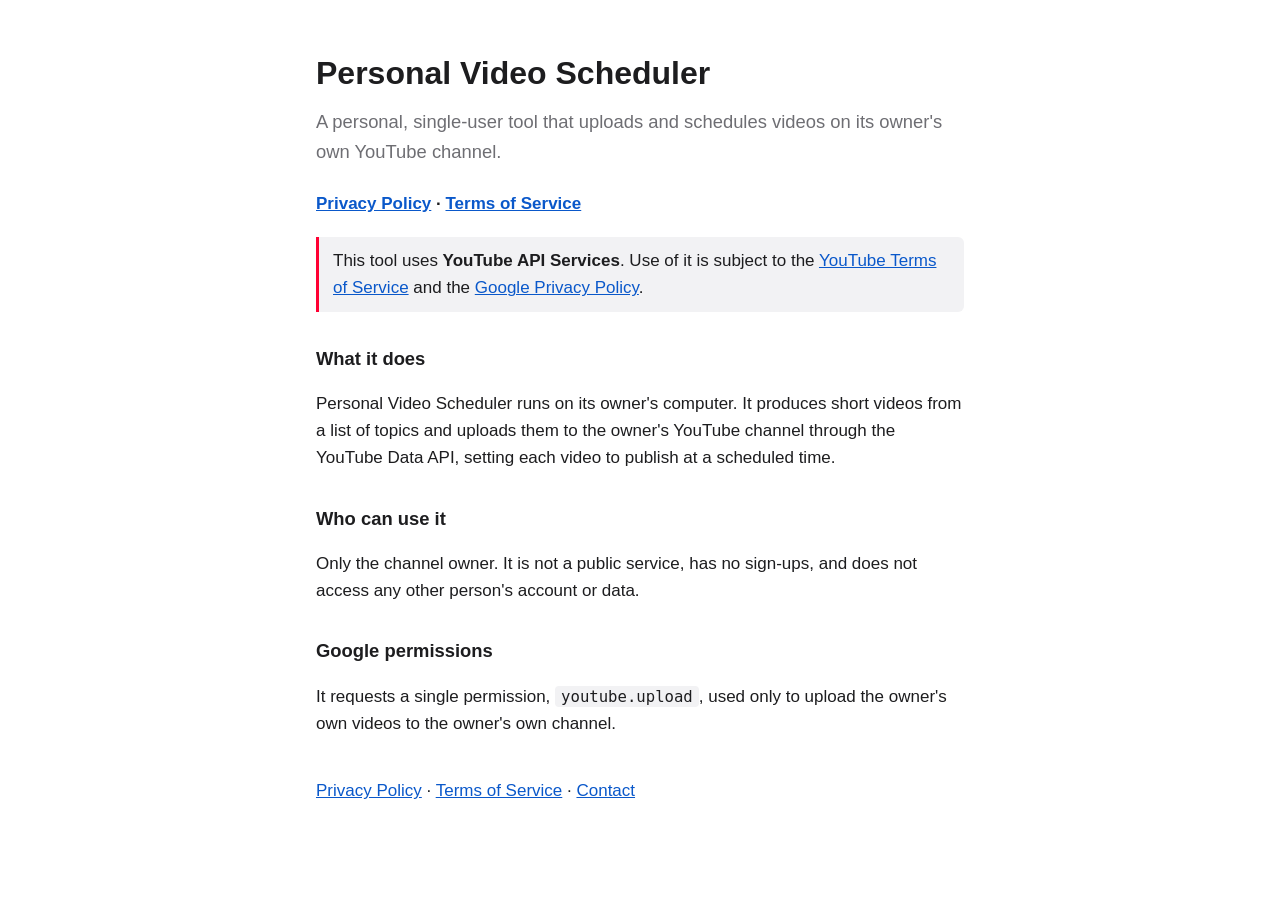
<file: index.html>
<!doctype html>
<html lang="en">
<head>
<meta charset="utf-8">
<meta name="viewport" content="width=device-width, initial-scale=1">
<title>Personal Video Scheduler</title>
<link rel="stylesheet" href="style.css">
</head>
<body>
<main>
  <h1>Personal Video Scheduler</h1>
  <p class="lede">A personal, single-user tool that uploads and schedules videos on its owner's own YouTube channel.</p>

  <nav class="legal"><a href="privacy.html">Privacy Policy</a> · <a href="terms.html">Terms of Service</a></nav>

  <p class="attribution">This tool uses <strong>YouTube API Services</strong>. Use of it is subject to the
  <a href="https://www.youtube.com/t/terms">YouTube Terms of Service</a> and the
  <a href="https://policies.google.com/privacy">Google Privacy Policy</a>.</p>

  <h2>What it does</h2>
  <p>Personal Video Scheduler runs on its owner's computer. It produces short videos from a list of topics and uploads
  them to the owner's YouTube channel through the YouTube Data API, setting each video to publish at a
  scheduled time.</p>

  <h2>Who can use it</h2>
  <p>Only the channel owner. It is not a public service, has no sign-ups, and does not access any other
  person's account or data.</p>

  <h2>Google permissions</h2>
  <p>It requests a single permission, <code>youtube.upload</code>, used only to upload the owner's own
  videos to the owner's own channel.</p>

  <p class="links"><a href="privacy.html">Privacy Policy</a> · <a href="terms.html">Terms of Service</a> · <a href="https://github.com/kimjh3437">Contact</a></p>
</main>
</body>
</html>
</file>
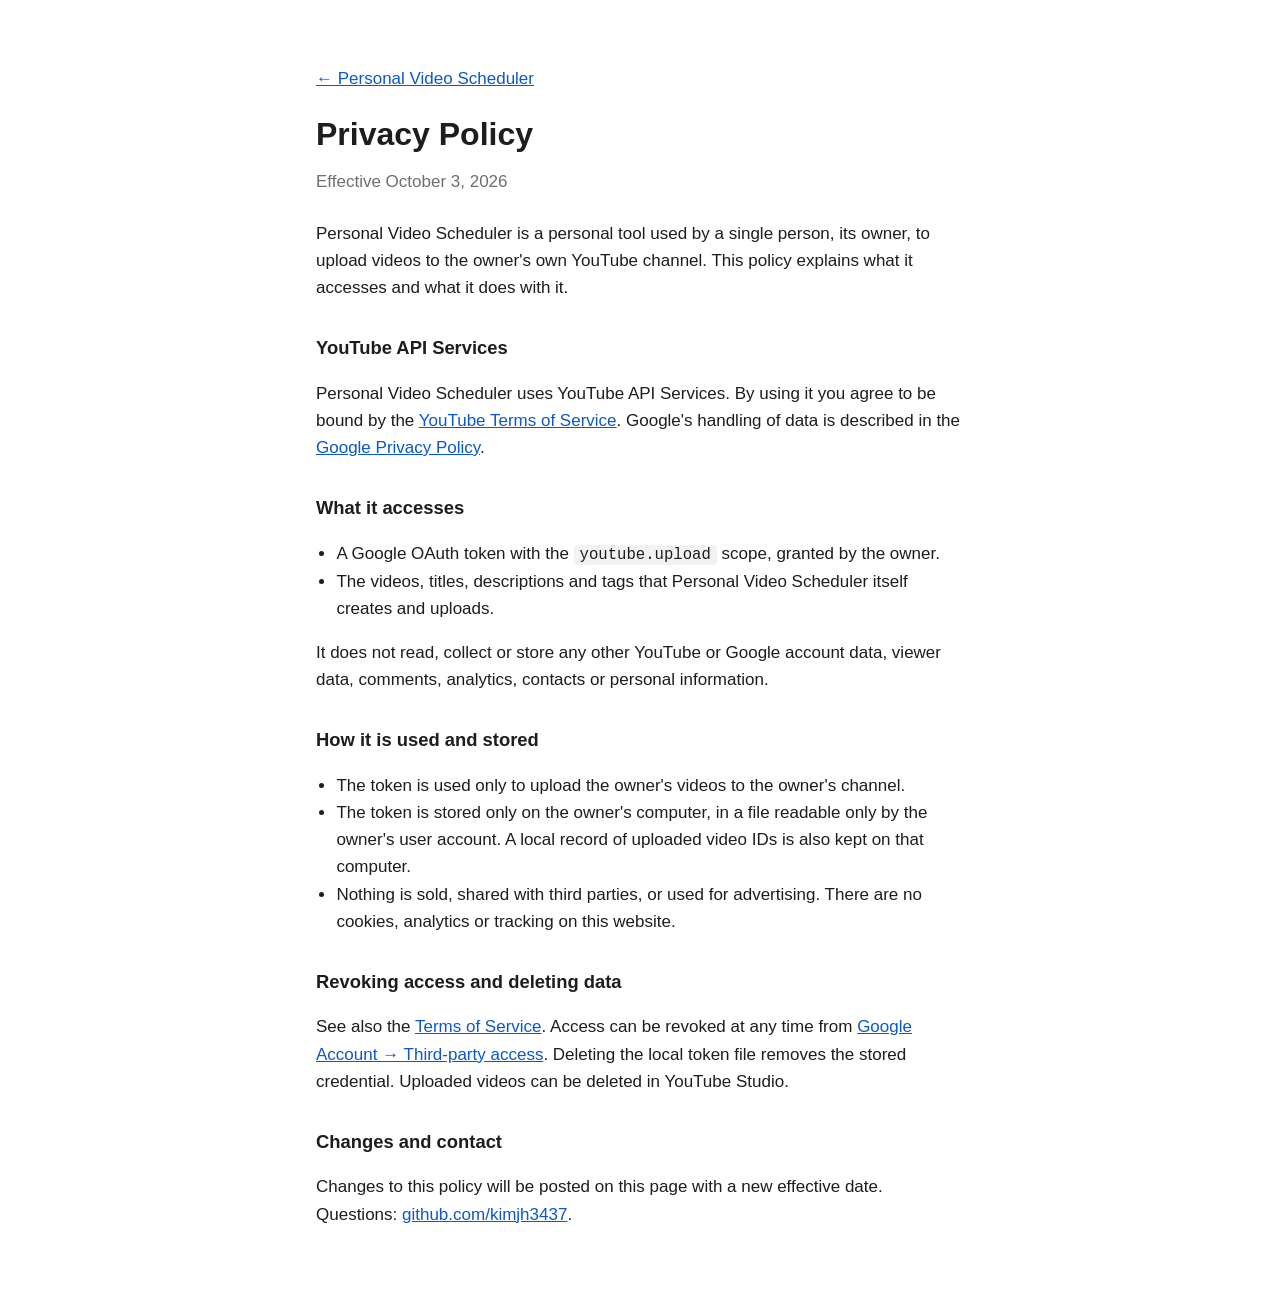
<file: privacy.html>
<!doctype html>
<html lang="en">
<head>
<meta charset="utf-8">
<meta name="viewport" content="width=device-width, initial-scale=1">
<title>Personal Video Scheduler Privacy Policy</title>
<link rel="stylesheet" href="style.css">
</head>
<body>
<main>
  <p><a href="./">← Personal Video Scheduler</a></p>
  <h1>Privacy Policy</h1>
  <p class="meta">Effective October 3, 2026</p>

  <p>Personal Video Scheduler is a personal tool used by a single person, its owner, to upload videos to the owner's own
  YouTube channel. This policy explains what it accesses and what it does with it.</p>

  <h2>YouTube API Services</h2>
  <p>Personal Video Scheduler uses YouTube API Services. By using it you agree to be bound by the
  <a href="https://www.youtube.com/t/terms">YouTube Terms of Service</a>. Google's handling of data is
  described in the <a href="https://policies.google.com/privacy">Google Privacy Policy</a>.</p>

  <h2>What it accesses</h2>
  <ul>
    <li>A Google OAuth token with the <code>youtube.upload</code> scope, granted by the owner.</li>
    <li>The videos, titles, descriptions and tags that Personal Video Scheduler itself creates and uploads.</li>
  </ul>
  <p>It does not read, collect or store any other YouTube or Google account data, viewer data, comments,
  analytics, contacts or personal information.</p>

  <h2>How it is used and stored</h2>
  <ul>
    <li>The token is used only to upload the owner's videos to the owner's channel.</li>
    <li>The token is stored only on the owner's computer, in a file readable only by the owner's user
    account. A local record of uploaded video IDs is also kept on that computer.</li>
    <li>Nothing is sold, shared with third parties, or used for advertising. There are no cookies, analytics
    or tracking on this website.</li>
  </ul>

  <h2>Revoking access and deleting data</h2>
  <p>See also the <a href="terms.html">Terms of Service</a>. Access can be revoked at any time from
  <a href="https://myaccount.google.com/permissions">Google Account → Third-party access</a>. Deleting the
  local token file removes the stored credential. Uploaded videos can be deleted in YouTube Studio.</p>

  <h2>Changes and contact</h2>
  <p>Changes to this policy will be posted on this page with a new effective date. Questions:
  <a href="https://github.com/kimjh3437">github.com/kimjh3437</a>.</p>
</main>
</body>
</html>
</file>
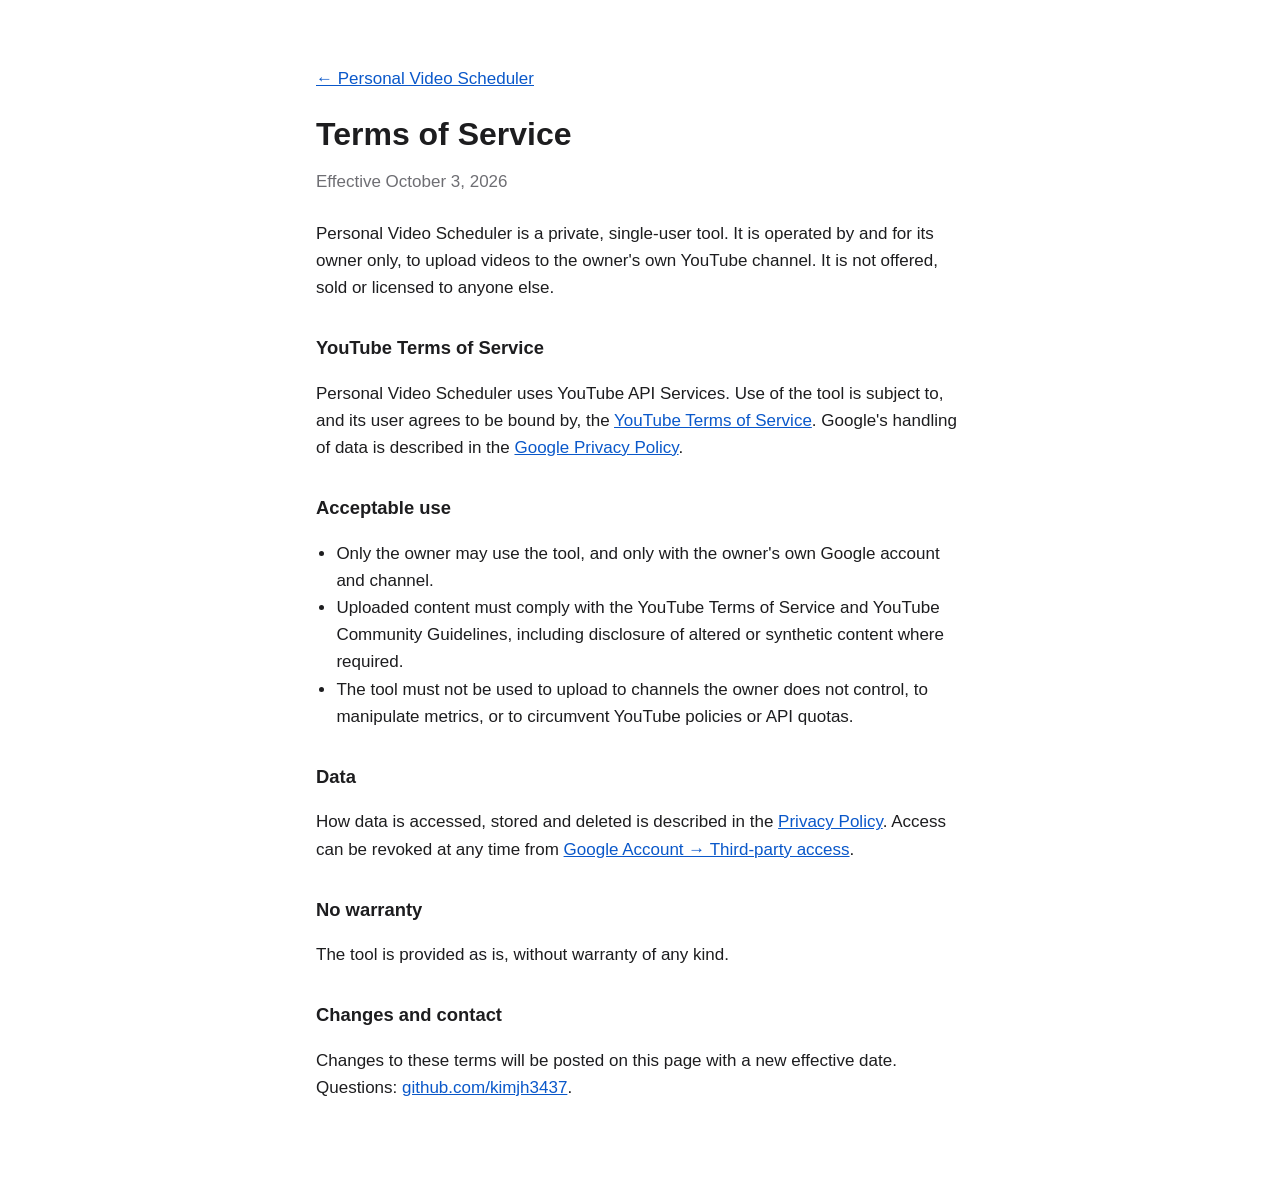
<file: terms.html>
<!doctype html>
<html lang="en">
<head>
<meta charset="utf-8">
<meta name="viewport" content="width=device-width, initial-scale=1">
<title>Personal Video Scheduler Terms of Service</title>
<link rel="stylesheet" href="style.css">
</head>
<body>
<main>
  <p><a href="./">← Personal Video Scheduler</a></p>
  <h1>Terms of Service</h1>
  <p class="meta">Effective October 3, 2026</p>

  <p>Personal Video Scheduler is a private, single-user tool. It is operated by and for its owner only, to
  upload videos to the owner's own YouTube channel. It is not offered, sold or licensed to anyone else.</p>

  <h2>YouTube Terms of Service</h2>
  <p>Personal Video Scheduler uses YouTube API Services. Use of the tool is subject to, and its user agrees
  to be bound by, the <a href="https://www.youtube.com/t/terms">YouTube Terms of Service</a>. Google's
  handling of data is described in the <a href="https://policies.google.com/privacy">Google Privacy Policy</a>.</p>

  <h2>Acceptable use</h2>
  <ul>
    <li>Only the owner may use the tool, and only with the owner's own Google account and channel.</li>
    <li>Uploaded content must comply with the YouTube Terms of Service and YouTube Community Guidelines,
    including disclosure of altered or synthetic content where required.</li>
    <li>The tool must not be used to upload to channels the owner does not control, to manipulate
    metrics, or to circumvent YouTube policies or API quotas.</li>
  </ul>

  <h2>Data</h2>
  <p>How data is accessed, stored and deleted is described in the <a href="privacy.html">Privacy Policy</a>.
  Access can be revoked at any time from
  <a href="https://myaccount.google.com/permissions">Google Account → Third-party access</a>.</p>

  <h2>No warranty</h2>
  <p>The tool is provided as is, without warranty of any kind.</p>

  <h2>Changes and contact</h2>
  <p>Changes to these terms will be posted on this page with a new effective date. Questions:
  <a href="https://github.com/kimjh3437">github.com/kimjh3437</a>.</p>
</main>
</body>
</html>
</file>
<file: style.css>
:root {
  --bg: #ffffff;
  --text: #1d1d1f;
  --muted: #6e6e73;
  --link: #0a58ca;
  --code-bg: #f2f2f4;
}
@media (prefers-color-scheme: dark) {
  :root {
    --bg: #111113;
    --text: #ececef;
    --muted: #9a9aa2;
    --link: #8ab4ff;
    --code-bg: #222226;
  }
}
* { box-sizing: border-box; }
body {
  margin: 0;
  background: var(--bg);
  color: var(--text);
  font: 17px/1.6 -apple-system, BlinkMacSystemFont, "Segoe UI", Roboto, sans-serif;
}
main { max-width: 680px; margin: 0 auto; padding: 48px 16px 64px; }
h1 { font-size: 2rem; margin: 0 0 8px; }
h2 { font-size: 1.15rem; margin: 32px 0 8px; }
.lede { font-size: 1.15rem; color: var(--muted); margin: 0 0 24px; }
.meta { color: var(--muted); margin: 0 0 24px; }
.links { margin-top: 40px; }
a { color: var(--link); }
code { background: var(--code-bg); padding: 1px 6px; border-radius: 4px; font-size: 0.92em; }
ul { padding-left: 1.2em; }
.legal { margin: 0 0 20px; font-weight: 600; }
.attribution { border-left: 3px solid #ff0033; padding: 10px 14px; background: var(--code-bg); border-radius: 0 6px 6px 0; }
</file>
